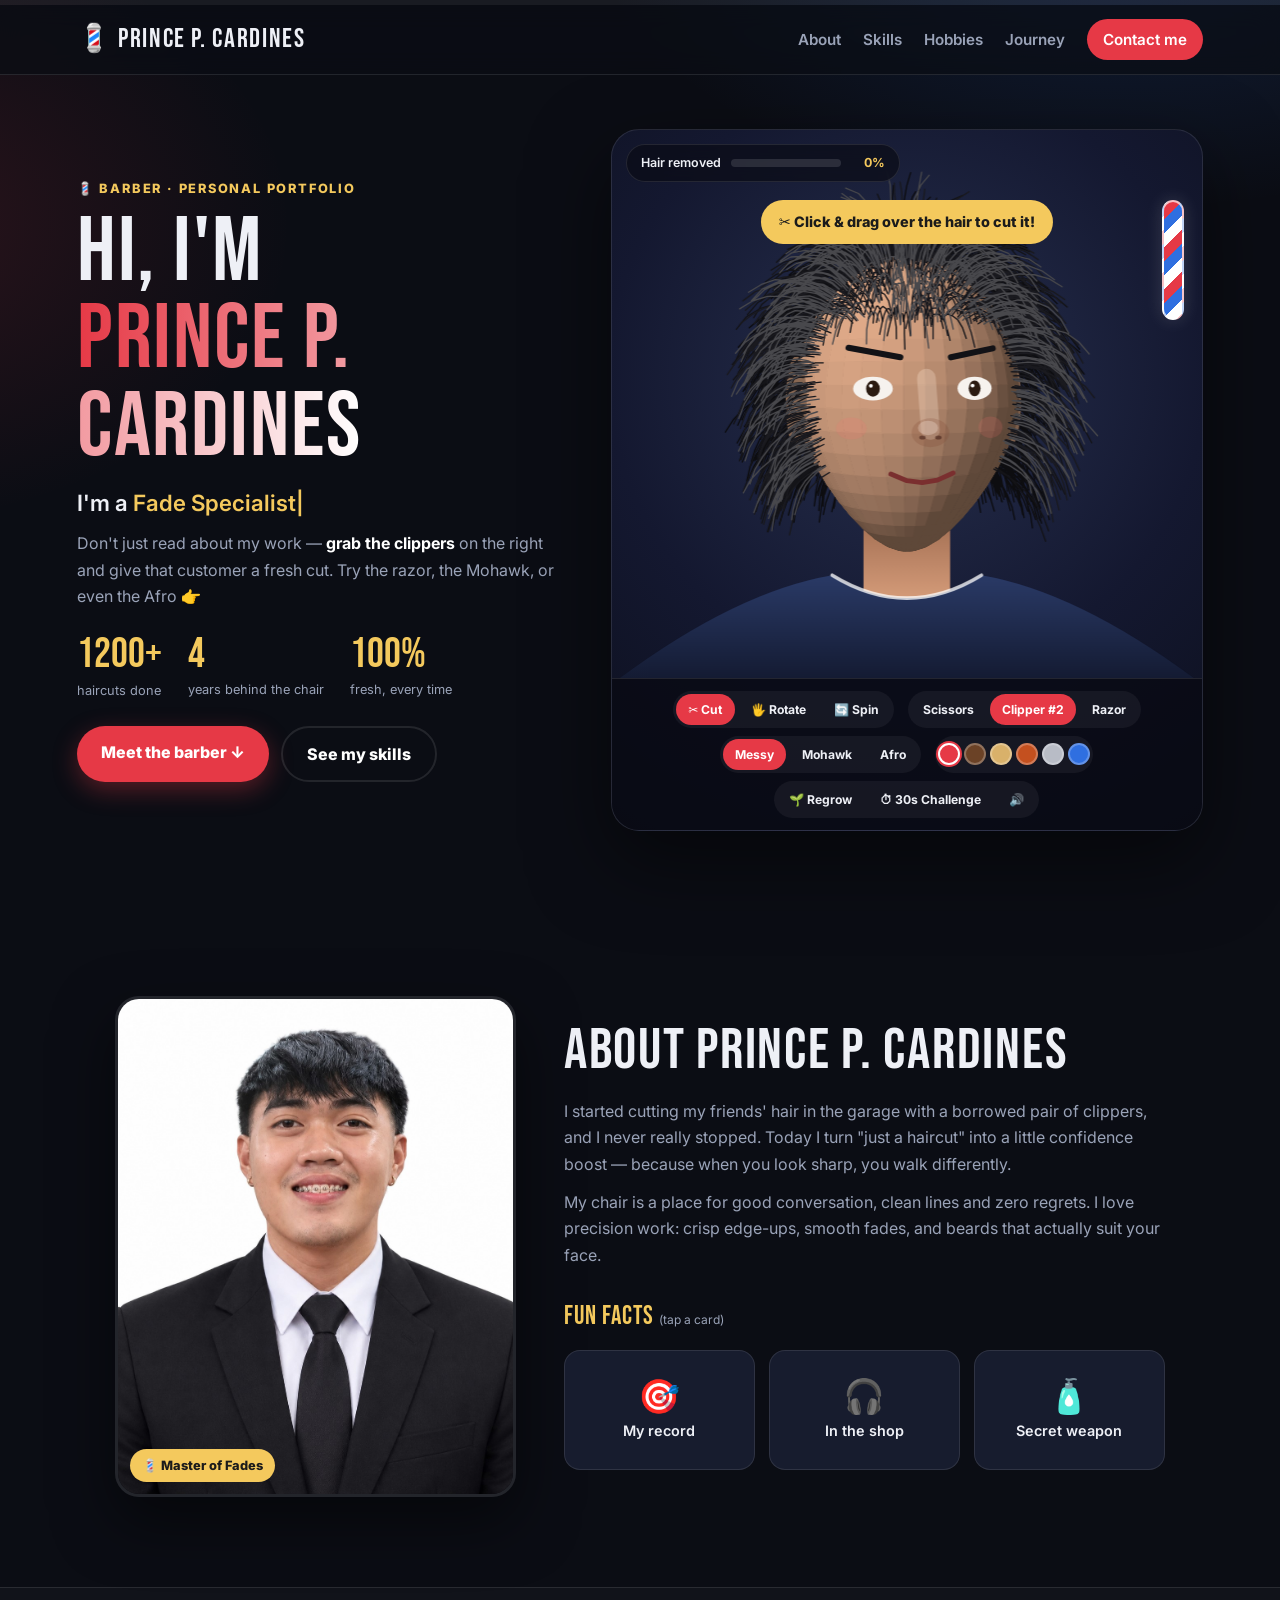
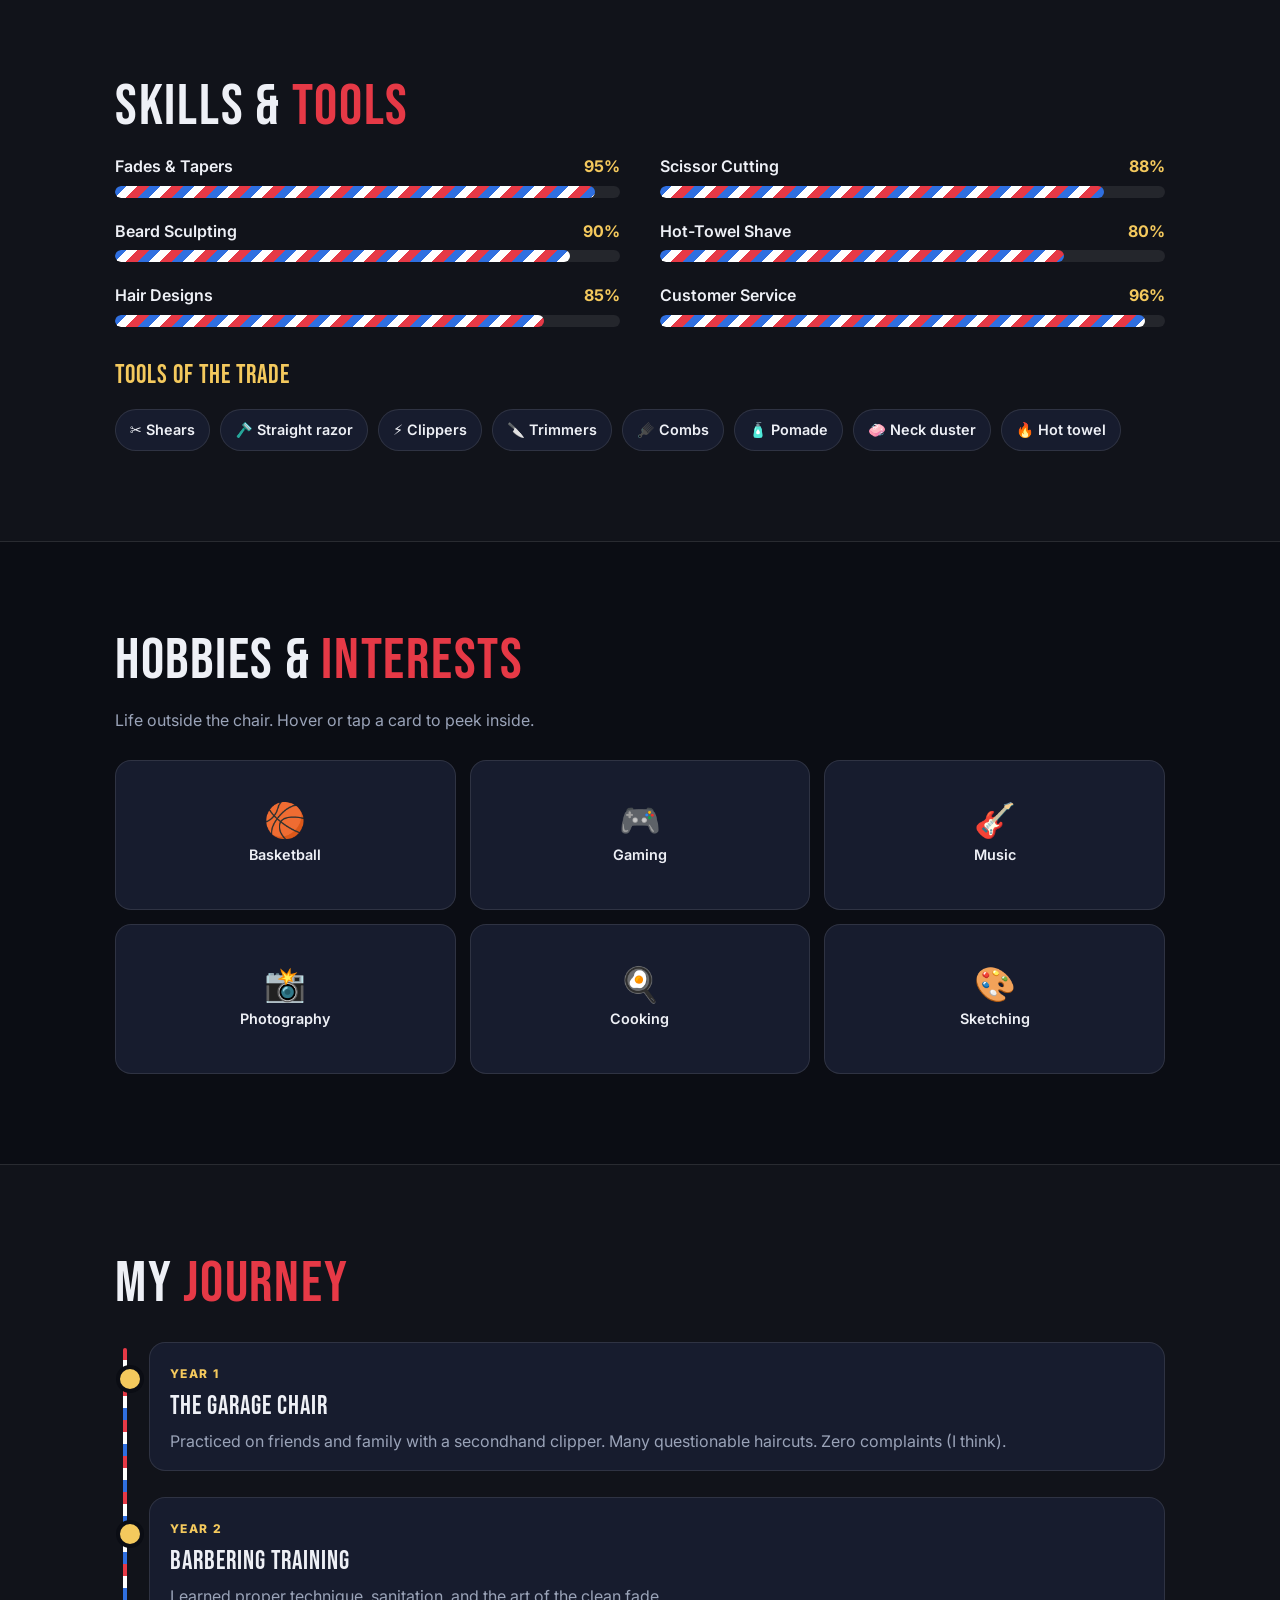
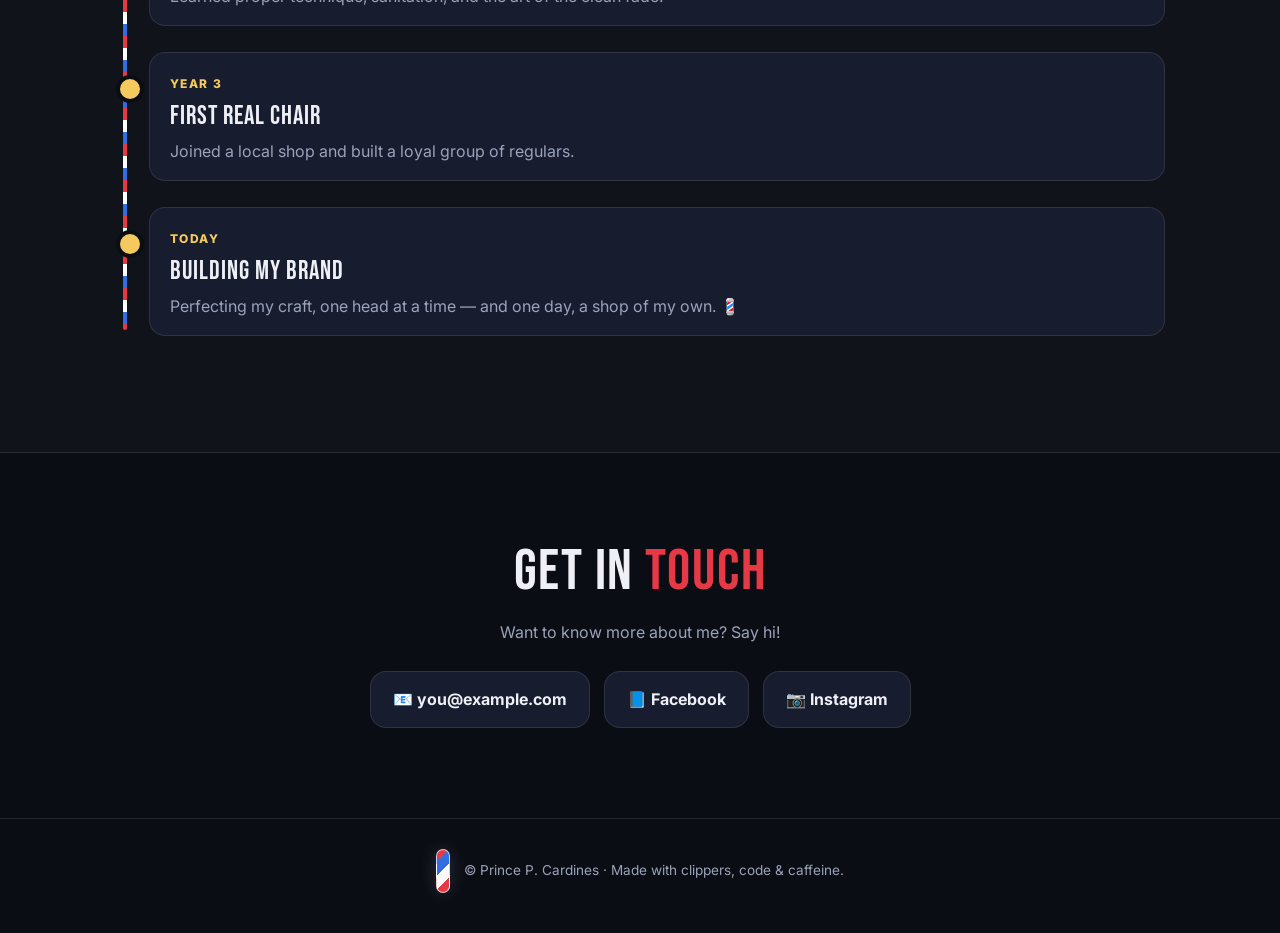
<file: hc1.html>
<!DOCTYPE html>
<html lang="en">
<head>
<meta charset="UTF-8">
<meta name="viewport" content="width=device-width, initial-scale=1">
<title>Barber Portfolio</title>
<meta name="description" content="Personal portfolio of a barber. Grab the clippers and cut some hair!">
<link rel="preconnect" href="https://fonts.googleapis.com">
<link rel="preconnect" href="https://fonts.gstatic.com" crossorigin>
<link href="https://fonts.googleapis.com/css2?family=Bebas+Neue&family=Inter:wght@400;600;800&display=swap" rel="stylesheet">
<link rel="stylesheet" href="hc1.css">
</head>
<body>

<div class="progress" aria-hidden="true"><span id="progressBar"></span></div>

<nav class="nav">
  <a class="logo" href="#home">💈 <span data-name>Your Name</span></a>
  <div class="links">
    <a href="#about">About</a>
    <a href="#skills">Skills</a>
    <a href="#hobbies">Hobbies</a>
    <a href="#journey">Journey</a>
    <a href="#contact" class="pill">Contact me</a>
  </div>
</nav>

<!-- ================= HERO + INTERACTIVE 3D HEAD ================= -->
<header id="home" class="hero">
  <div class="hero-text">
    <p class="eyebrow">💈 Barber &middot; Personal Portfolio</p>
    <h1>Hi, I'm<br><span class="name" data-name>Your Name</span></h1>
    <p class="role">I'm a <span id="typed" class="typed"></span><span class="cursor">|</span></p>
    <p class="lead">Don't just read about my work &mdash; <strong>grab the clippers</strong> on the right and give that customer a fresh cut. Try the razor, the Mohawk, or even the Afro 👉</p>

    <div class="stats">
      <div><b data-count="1200" data-suffix="+">0</b><span>haircuts done</span></div>
      <div><b data-count="4">0</b><span>years behind the chair</span></div>
      <div><b data-count="100" data-suffix="%">0</b><span>fresh, every time</span></div>
    </div>

    <div class="cta">
      <a href="#about" class="btn">Meet the barber ↓</a>
      <a href="#skills" class="btn ghost">See my skills</a>
    </div>
  </div>

  <div class="stage" id="stage">
    <div class="pole" aria-hidden="true"></div>
    <canvas id="head" class="cut" tabindex="0"
      aria-label="Interactive 3D head. Click and drag over the hair to cut it. Right-click drag or arrow keys rotate the head."></canvas>

    <div class="hud">
      <div class="meter">
        <span>Hair removed</span>
        <div class="bar"><i id="meterFill"></i></div>
        <b id="meterText">0%</b>
      </div>
      <div class="chip" id="challengeChip" hidden></div>
    </div>

    <div class="hint" id="hint"><span class="scissor">✂️</span> Click &amp; drag over the hair to cut it!</div>

    <div class="toolbar">
      <div class="group" data-group="mode" role="group" aria-label="Mode">
        <button data-mode="cut" class="on">✂️ Cut</button>
        <button data-mode="rotate">🖐 Rotate</button>
        <button id="spinBtn">🔄 Spin</button>
      </div>
      <div class="group" data-group="guard" role="group" aria-label="Clipper guard">
        <button data-guard="0.2">Scissors</button>
        <button data-guard="0.09" class="on">Clipper #2</button>
        <button data-guard="0.015">Razor</button>
      </div>
      <div class="group" data-group="style" role="group" aria-label="Hair style">
        <button data-style="messy" class="on">Messy</button>
        <button data-style="mohawk">Mohawk</button>
        <button data-style="afro">Afro</button>
      </div>
      <div class="group swatches" role="group" aria-label="Hair colour">
        <button data-color="#1a1a1f" class="on" style="--c:#1a1a1f" aria-label="Black"></button>
        <button data-color="#6b4226" style="--c:#6b4226" aria-label="Brown"></button>
        <button data-color="#d9b16a" style="--c:#d9b16a" aria-label="Blonde"></button>
        <button data-color="#c4501f" style="--c:#c4501f" aria-label="Ginger"></button>
        <button data-color="#b8bcc6" style="--c:#b8bcc6" aria-label="Silver"></button>
        <button data-color="#2f6fe0" style="--c:#2f6fe0" aria-label="Blue"></button>
      </div>
      <div class="group">
        <button id="regrow">🌱 Regrow</button>
        <button id="challengeBtn">⏱ 30s Challenge</button>
        <button id="soundBtn" aria-pressed="true" aria-label="Toggle clipper sound">🔊</button>
      </div>
    </div>
  </div>
</header>

<main>
<!-- ================= ABOUT ================= -->
<section id="about" class="section">
  <div class="wrap about reveal">
    <div class="photo-card" id="photoCard">
      <!-- Put your picture in the same folder and name it photo.jpg -->
      <img id="photo" src="photo.jpg" alt="Portrait of the barber">
      <div class="badge">💈 Master of Fades</div>
    </div>
    <div>
      <h2 class="title">About <span data-name>me</span></h2>
      <p>I started cutting my friends' hair in the garage with a borrowed pair of clippers, and I never really stopped. Today I turn "just a haircut" into a little confidence boost &mdash; because when you look sharp, you walk differently.</p>
      <p>My chair is a place for good conversation, clean lines and zero regrets. I love precision work: crisp edge-ups, smooth fades, and beards that actually suit your face.</p>

      <h3 class="sub">Fun facts <small>(tap a card)</small></h3>
      <div class="facts">
        <div class="flip" tabindex="0"><div class="inner">
          <div class="face front"><span>🎯</span><p>My record</p></div>
          <div class="face back"><p>A full skin fade in under <b>25 minutes</b>.</p></div>
        </div></div>
        <div class="flip" tabindex="0"><div class="inner">
          <div class="face front"><span>🎧</span><p>In the shop</p></div>
          <div class="face back"><p>Always playing <b>lo-fi &amp; OPM</b> while I work.</p></div>
        </div></div>
        <div class="flip" tabindex="0"><div class="inner">
          <div class="face front"><span>🧴</span><p>Secret weapon</p></div>
          <div class="face back"><p>A <b>hot towel</b> and a steady hand.</p></div>
        </div></div>
      </div>
    </div>
  </div>
</section>

<!-- ================= SKILLS ================= -->
<section id="skills" class="section alt">
  <div class="wrap reveal skills">
    <h2 class="title">Skills &amp; <span class="red">Tools</span></h2>
    <div class="skill-grid">
      <div class="skill" title="Skin, low, mid and high fades"><div class="row"><span>Fades &amp; Tapers</span><b>95%</b></div><div class="bar"><i style="--lvl:95%"></i></div></div>
      <div class="skill" title="Textured crops, layers, classic cuts"><div class="row"><span>Scissor Cutting</span><b>88%</b></div><div class="bar"><i style="--lvl:88%"></i></div></div>
      <div class="skill" title="Shaping, lining and conditioning"><div class="row"><span>Beard Sculpting</span><b>90%</b></div><div class="bar"><i style="--lvl:90%"></i></div></div>
      <div class="skill" title="Straight-razor, hot towel, the full ritual"><div class="row"><span>Hot-Towel Shave</span><b>80%</b></div><div class="bar"><i style="--lvl:80%"></i></div></div>
      <div class="skill" title="Lines, parts, patterns"><div class="row"><span>Hair Designs</span><b>85%</b></div><div class="bar"><i style="--lvl:85%"></i></div></div>
      <div class="skill" title="Listening first, cutting second"><div class="row"><span>Customer Service</span><b>96%</b></div><div class="bar"><i style="--lvl:96%"></i></div></div>
    </div>
    <h3 class="sub">Tools of the trade</h3>
    <div class="chips">
      <span>✂️ Shears</span><span>🪒 Straight razor</span><span>⚡ Clippers</span><span>🔪 Trimmers</span>
      <span>🪮 Combs</span><span>🧴 Pomade</span><span>🧼 Neck duster</span><span>🔥 Hot towel</span>
    </div>
  </div>
</section>

<!-- ================= HOBBIES ================= -->
<section id="hobbies" class="section">
  <div class="wrap reveal">
    <h2 class="title">Hobbies &amp; <span class="red">Interests</span></h2>
    <p class="muted">Life outside the chair. Hover or tap a card to peek inside.</p>
    <div class="hobbies">
      <div class="flip big" tabindex="0"><div class="inner"><div class="face front"><span>🏀</span><p>Basketball</p></div><div class="face back"><p>Weekend games with the barbershop crew.</p></div></div></div>
      <div class="flip big" tabindex="0"><div class="inner"><div class="face front"><span>🎮</span><p>Gaming</p></div><div class="face back"><p>Ranked grind after closing time.</p></div></div></div>
      <div class="flip big" tabindex="0"><div class="inner"><div class="face front"><span>🎸</span><p>Music</p></div><div class="face back"><p>Guitar covers when the shop is quiet.</p></div></div></div>
      <div class="flip big" tabindex="0"><div class="inner"><div class="face front"><span>📸</span><p>Photography</p></div><div class="face back"><p>Before &amp; after shots of every fresh cut.</p></div></div></div>
      <div class="flip big" tabindex="0"><div class="inner"><div class="face front"><span>🍳</span><p>Cooking</p></div><div class="face back"><p>Sunday adobo for the whole family.</p></div></div></div>
      <div class="flip big" tabindex="0"><div class="inner"><div class="face front"><span>🎨</span><p>Sketching</p></div><div class="face back"><p>Designing haircut patterns on paper first.</p></div></div></div>
    </div>
  </div>
</section>

<!-- ================= JOURNEY ================= -->
<section id="journey" class="section alt">
  <div class="wrap reveal">
    <h2 class="title">My <span class="red">Journey</span></h2>
    <ol class="timeline">
      <li><time>Year 1</time><h4>The garage chair</h4><p>Practiced on friends and family with a secondhand clipper. Many questionable haircuts. Zero complaints (I think).</p></li>
      <li><time>Year 2</time><h4>Barbering training</h4><p>Learned proper technique, sanitation, and the art of the clean fade.</p></li>
      <li><time>Year 3</time><h4>First real chair</h4><p>Joined a local shop and built a loyal group of regulars.</p></li>
      <li><time>Today</time><h4>Building my brand</h4><p>Perfecting my craft, one head at a time &mdash; and one day, a shop of my own. 💈</p></li>
    </ol>
  </div>
</section>

<!-- ================= CONTACT ================= -->
<section id="contact" class="section">
  <div class="wrap reveal contact">
    <h2 class="title">Get in <span class="red">touch</span></h2>
    <p class="muted">Want to know more about me? Say hi!</p>
    <div class="contact-cards">
      <a class="c-card" data-email href="#">📧 <span data-email-text>you@example.com</span></a>
      <a class="c-card" data-facebook href="#" target="_blank" rel="noopener">📘 Facebook</a>
      <a class="c-card" data-instagram href="#" target="_blank" rel="noopener">📷 Instagram</a>
    </div>
  </div>
</section>
</main>

<footer>
  <div class="pole mini" aria-hidden="true"></div>
  <p>&copy; <span data-name>Your Name</span> &middot; Made with clippers, code &amp; caffeine.</p>
</footer>

<div class="toast" id="toast" role="status" aria-live="polite"></div>

<script src="hc1.js"></script>
</body>
</html>
</file>
<file: hc1.css>
:root{
  --bg:#0b0d14; --bg2:#10131f; --card:#171c2e; --line:rgba(255,255,255,.1);
  --text:#eef0f6; --mute:#9aa3b8; --red:#e63946; --blue:#2f6fe0; --gold:#f4c95d;
  --radius:20px;
  --display:'Bebas Neue',Impact,'Arial Narrow',sans-serif;
  --body:'Inter',system-ui,-apple-system,'Segoe UI',Roboto,sans-serif;
}
*{box-sizing:border-box;margin:0;padding:0}
html{scroll-behavior:smooth;scroll-padding-top:70px}
body{
  font-family:var(--body);background:var(--bg);color:var(--text);line-height:1.65;overflow-x:hidden;
  background-image:
    radial-gradient(900px 500px at 88% -10%,rgba(47,111,224,.2),transparent 60%),
    radial-gradient(700px 500px at -10% 25%,rgba(230,57,70,.15),transparent 60%);
  background-attachment:fixed;
}
a{color:inherit;text-decoration:none}
button{font-family:inherit;cursor:pointer}
.red{color:var(--red)}
.muted{color:var(--mute)}

/* ---------- scroll progress (barber stripes) ---------- */
.progress{position:fixed;top:0;left:0;right:0;height:5px;z-index:100;background:rgba(255,255,255,.06)}
.progress span{display:block;height:100%;width:0;
  background:repeating-linear-gradient(-45deg,var(--red) 0 8px,#fff 8px 16px,var(--blue) 16px 24px);
  background-size:34px 34px;animation:stripes 1s linear infinite}
@keyframes stripes{to{background-position:34px 0}}

/* ---------- nav ---------- */
.nav{position:sticky;top:5px;z-index:50;display:flex;justify-content:space-between;align-items:center;
  padding:12px 6vw;backdrop-filter:blur(12px);background:rgba(11,13,20,.7);border-bottom:1px solid var(--line)}
.logo{font-family:var(--display);font-size:1.7rem;letter-spacing:.06em}
.links{display:flex;gap:22px;align-items:center;font-weight:600;font-size:.95rem}
.links a{color:var(--mute);transition:color .2s}
.links a:hover{color:#fff}
.links .pill{background:var(--red);color:#fff;padding:8px 16px;border-radius:99px}
.links .pill:hover{background:#ff4d5a}

/* ---------- hero ---------- */
.hero{display:grid;grid-template-columns:minmax(0,1fr) minmax(0,1.2fr);gap:40px;align-items:center;
  min-height:calc(100vh - 64px);padding:32px 6vw 48px}
.eyebrow{color:var(--gold);font-weight:800;letter-spacing:.14em;text-transform:uppercase;font-size:.8rem;margin-bottom:10px;animation:fadeUp .7s both}
h1{font-family:var(--display);font-weight:400;font-size:clamp(3.2rem,7.2vw,6.4rem);line-height:.95;letter-spacing:.02em;animation:fadeUp .7s .1s both}
h1 .name{background:linear-gradient(90deg,var(--red),#fff 50%,var(--blue));-webkit-background-clip:text;background-clip:text;color:transparent;
  background-size:200% 100%;animation:shine 4s linear infinite}
@keyframes shine{to{background-position:-200% 0}}
.role{font-size:1.4rem;font-weight:600;margin:14px 0 8px;animation:fadeUp .7s .2s both}
.typed{color:var(--gold)}
.cursor{color:var(--gold);animation:blink 1s steps(1) infinite}
@keyframes blink{50%{opacity:0}}
.lead{color:var(--mute);max-width:520px;animation:fadeUp .7s .3s both}
.lead strong{color:#fff}
.stats{display:flex;gap:26px;margin:24px 0;animation:fadeUp .7s .4s both;flex-wrap:wrap}
.stats b{display:block;font-family:var(--display);font-size:2.6rem;font-weight:400;color:var(--gold);line-height:1}
.stats span{font-size:.8rem;color:var(--mute)}
.cta{display:flex;gap:12px;flex-wrap:wrap;animation:fadeUp .7s .5s both}
.btn{display:inline-block;background:var(--red);color:#fff;font-weight:800;padding:13px 24px;border-radius:99px;
  transition:transform .2s,box-shadow .2s,background .2s;box-shadow:0 8px 24px rgba(230,57,70,.35)}
.btn:hover{transform:translateY(-3px);background:#ff4d5a}
.btn.ghost{background:transparent;border:2px solid var(--line);box-shadow:none}
.btn.ghost:hover{border-color:#fff;background:rgba(255,255,255,.06)}
.btn.big{font-size:1.15rem;padding:16px 34px;margin-top:22px}
@keyframes fadeUp{from{opacity:0;transform:translateY(18px)}to{opacity:1;transform:none}}

/* ---------- 3D stage ---------- */
.stage{position:relative;display:flex;flex-direction:column;height:min(78vh,740px);min-height:580px;
  border-radius:28px;border:1px solid var(--line);overflow:hidden;
  background:radial-gradient(circle at 50% 35%,#27304f 0%,#141830 55%,#0c0f1c 100%);
  box-shadow:0 30px 80px rgba(0,0,0,.5);animation:fadeUp .8s .2s both}
.stage:not(.touched){animation:fadeUp .8s .2s both,glow 2.2s 1.2s ease-in-out infinite}
@keyframes glow{0%,100%{box-shadow:0 30px 80px rgba(0,0,0,.5),0 0 0 0 rgba(244,201,93,0)}
  50%{box-shadow:0 30px 80px rgba(0,0,0,.5),0 0 0 6px rgba(244,201,93,.28)}}
#head{display:block;width:100%;flex:1;min-height:0;touch-action:none;outline:none}
#head.cut{cursor:none}
#head:not(.cut){cursor:grab}
#head:focus-visible{box-shadow:inset 0 0 0 3px var(--gold)}

.hud{position:absolute;top:14px;left:14px;right:14px;display:flex;justify-content:space-between;align-items:flex-start;gap:10px;pointer-events:none}
.meter{display:flex;align-items:center;gap:10px;background:rgba(10,12,22,.7);backdrop-filter:blur(8px);
  border:1px solid var(--line);padding:8px 14px;border-radius:99px;font-size:.78rem;font-weight:600}
.meter .bar{width:110px;height:8px;border-radius:99px;background:rgba(255,255,255,.12);overflow:hidden}
.meter i{display:block;height:100%;width:0;border-radius:99px;transition:width .15s;
  background:repeating-linear-gradient(-45deg,var(--red) 0 6px,#fff 6px 12px,var(--blue) 12px 18px);background-size:26px 26px;animation:stripes 1s linear infinite}
.meter b{min-width:34px;text-align:right;color:var(--gold)}
.chip{background:var(--gold);color:#1b1b1b;font-weight:800;padding:8px 14px;border-radius:99px;font-size:.8rem}

.hint{position:absolute;left:50%;top:70px;transform:translateX(-50%);background:var(--gold);color:#1b1b1b;font-weight:800;
  padding:10px 18px;border-radius:99px;font-size:.9rem;pointer-events:none;white-space:nowrap;
  animation:bob 1.4s ease-in-out infinite;transition:opacity .4s}
.hint.gone{opacity:0;animation:none}
.scissor{display:inline-block;animation:snip .6s steps(2) infinite}
@keyframes bob{50%{transform:translateX(-50%) translateY(7px)}}
@keyframes snip{50%{transform:rotate(-18deg)}}

.pole{position:absolute;right:18px;top:70px;width:22px;height:120px;border-radius:12px;border:2px solid rgba(255,255,255,.7);
  background:repeating-linear-gradient(-45deg,var(--red) 0 10px,#fff 10px 20px,var(--blue) 20px 30px);background-size:100% 42px;
  animation:pole 1.2s linear infinite;pointer-events:none;box-shadow:0 0 18px rgba(255,255,255,.15)}
@keyframes pole{to{background-position:0 42px}}

.toolbar{display:flex;flex-wrap:wrap;gap:8px 14px;padding:12px 14px;background:rgba(8,10,18,.78);border-top:1px solid var(--line);justify-content:center}
.group{display:flex;gap:4px;align-items:center;padding:3px;border-radius:99px;background:rgba(255,255,255,.05)}
.toolbar button{border:1px solid transparent;background:transparent;color:var(--text);font-size:.76rem;font-weight:700;
  padding:7px 11px;border-radius:99px;transition:background .15s,transform .15s}
.toolbar button:hover{background:rgba(255,255,255,.12);transform:translateY(-1px)}
.toolbar button.on{background:var(--red);color:#fff}
.toolbar button:focus-visible{outline:2px solid var(--gold);outline-offset:2px}
.swatches button{width:22px;height:22px;padding:0;border-radius:50%;background:var(--c);border:2px solid rgba(255,255,255,.25)}
.swatches button.on{border-color:#fff;box-shadow:0 0 0 2px var(--red)}

/* ---------- sections ---------- */
.section{padding:90px 6vw}
.section.alt{background:rgba(255,255,255,.025);border-block:1px solid var(--line)}
.wrap{max-width:1050px;margin:0 auto}
.title{font-family:var(--display);font-weight:400;font-size:clamp(2.4rem,5vw,3.6rem);letter-spacing:.03em;line-height:1;margin-bottom:18px}
.sub{font-family:var(--display);font-weight:400;font-size:1.6rem;letter-spacing:.04em;margin:28px 0 12px;color:var(--gold)}
.sub small{font-family:var(--body);font-size:.75rem;color:var(--mute);letter-spacing:0}
.reveal{opacity:0;transform:translateY(34px);transition:opacity .8s,transform .8s}
.reveal.in{opacity:1;transform:none}

.about{display:grid;grid-template-columns:minmax(0,.8fr) minmax(0,1.2fr);gap:48px;align-items:center}
.about p{color:var(--mute);margin-bottom:12px}
.photo-card{position:relative;aspect-ratio:4/5;border-radius:24px;overflow:hidden;border:3px solid var(--line);
  transition:transform .15s ease-out;transform-style:preserve-3d;box-shadow:0 24px 60px rgba(0,0,0,.5);will-change:transform}
.photo-card::before{content:"";position:absolute;inset:0;z-index:2;pointer-events:none;border-radius:21px;
  background:linear-gradient(135deg,rgba(255,255,255,.18),transparent 40%)}
.photo-card img{width:100%;height:100%;object-fit:cover;display:block}
.badge{position:absolute;left:12px;bottom:12px;z-index:3;background:var(--gold);color:#1b1b1b;font-weight:800;font-size:.8rem;padding:6px 12px;border-radius:99px}

/* flip cards */
.facts,.hobbies{display:grid;gap:14px}
.facts{grid-template-columns:repeat(3,1fr)}
.hobbies{grid-template-columns:repeat(3,1fr);margin-top:26px}
.flip{perspective:800px;height:120px;cursor:pointer;outline:none}
.flip.big{height:150px}
.flip .inner{position:relative;width:100%;height:100%;transition:transform .55s;transform-style:preserve-3d}
.flip.flipped .inner{transform:rotateY(180deg)}
@media (hover:hover){.flip:hover .inner{transform:rotateY(180deg)}}
.flip:focus-visible .inner{outline:2px solid var(--gold);border-radius:16px}
.face{position:absolute;inset:0;backface-visibility:hidden;-webkit-backface-visibility:hidden;border-radius:16px;
  display:flex;flex-direction:column;align-items:center;justify-content:center;text-align:center;padding:12px;
  background:var(--card);border:1px solid var(--line)}
.face span{font-size:2.1rem;line-height:1.1}
.face p{margin:4px 0 0;color:var(--text);font-weight:600;font-size:.9rem}
.face.back{transform:rotateY(180deg);background:linear-gradient(135deg,var(--red),#9b1f2b)}
.face.back p{color:#fff;margin:0;font-weight:600}

/* skills */
.skill-grid{display:grid;grid-template-columns:repeat(2,1fr);gap:20px 40px}
.skill .row{display:flex;justify-content:space-between;font-weight:600;margin-bottom:6px}
.skill .row b{color:var(--gold)}
.skill .bar{height:12px;border-radius:99px;background:rgba(255,255,255,.08);overflow:hidden}
.skill i{display:block;height:100%;width:0;border-radius:99px;transition:width 1.4s cubic-bezier(.2,.8,.2,1);
  background:repeating-linear-gradient(-45deg,var(--red) 0 8px,#fff 8px 16px,var(--blue) 16px 24px);background-size:34px 34px;animation:stripes 1.2s linear infinite}
.skills.in .skill i{width:var(--lvl)}
.skills.in .skill:nth-child(2) i{transition-delay:.1s}.skills.in .skill:nth-child(3) i{transition-delay:.2s}
.skills.in .skill:nth-child(4) i{transition-delay:.3s}.skills.in .skill:nth-child(5) i{transition-delay:.4s}
.skills.in .skill:nth-child(6) i{transition-delay:.5s}
.chips{display:flex;flex-wrap:wrap;gap:10px}
.chips span{background:var(--card);border:1px solid var(--line);padding:8px 14px;border-radius:99px;font-weight:600;font-size:.9rem;
  transition:transform .2s,border-color .2s,background .2s}
.chips span:hover{transform:translateY(-4px) rotate(-2deg);border-color:var(--gold);background:#1f2540}

/* timeline */
.timeline{list-style:none;position:relative;margin-top:30px;padding-left:34px}
.timeline::before{content:"";position:absolute;left:8px;top:6px;bottom:6px;width:4px;border-radius:4px;
  background:repeating-linear-gradient(180deg,var(--red) 0 12px,#fff 12px 24px,var(--blue) 24px 36px)}
.timeline li{position:relative;margin-bottom:26px;background:var(--card);border:1px solid var(--line);border-radius:16px;padding:16px 20px;transition:transform .25s}
.timeline li:hover{transform:translateX(8px)}
.timeline li::before{content:"";position:absolute;left:-34px;top:22px;width:20px;height:20px;border-radius:50%;background:var(--gold);border:4px solid var(--bg)}
.timeline time{font-size:.75rem;font-weight:800;letter-spacing:.12em;color:var(--gold);text-transform:uppercase}
.timeline h4{font-family:var(--display);font-weight:400;font-size:1.6rem;letter-spacing:.04em}
.timeline p{color:var(--mute)}

/* contact */
.contact{text-align:center}
.contact-cards{display:flex;flex-wrap:wrap;justify-content:center;gap:14px;margin-top:26px}
.c-card{background:var(--card);border:1px solid var(--line);padding:14px 22px;border-radius:16px;font-weight:700;transition:transform .2s,border-color .2s}
.c-card:hover{transform:translateY(-5px);border-color:var(--red)}

footer{display:flex;align-items:center;justify-content:center;gap:14px;padding:30px 6vw 40px;color:var(--mute);font-size:.85rem;border-top:1px solid var(--line)}
.pole.mini{position:static;width:14px;height:44px;border-width:1.5px}

.toast{position:fixed;left:50%;bottom:26px;transform:translate(-50%,30px);opacity:0;z-index:200;pointer-events:none;
  background:var(--gold);color:#1b1b1b;font-weight:800;padding:12px 22px;border-radius:99px;box-shadow:0 12px 40px rgba(0,0,0,.5);
  transition:opacity .3s,transform .3s;max-width:92vw;text-align:center}
.toast.show{opacity:1;transform:translate(-50%,0)}

/* ---------- responsive ---------- */
@media (max-width:960px){
  .hero{grid-template-columns:1fr;min-height:0}
  .stage{height:78vh;min-height:560px}
  .about{grid-template-columns:1fr}
  .photo-card{max-width:320px;margin:0 auto}
  .skill-grid{grid-template-columns:1fr}
  .links a:not(.pill){display:none}
}
@media (max-width:560px){
  .facts,.hobbies{grid-template-columns:repeat(2,1fr)}
  .pole{display:none}
  .meter .bar{width:70px}
}
@media (prefers-reduced-motion:reduce){
  *,*::before,*::after{animation-duration:.01ms!important;animation-iteration-count:1!important;transition-duration:.01ms!important}
  html{scroll-behavior:auto}
  .reveal{opacity:1;transform:none}
}
</file>
